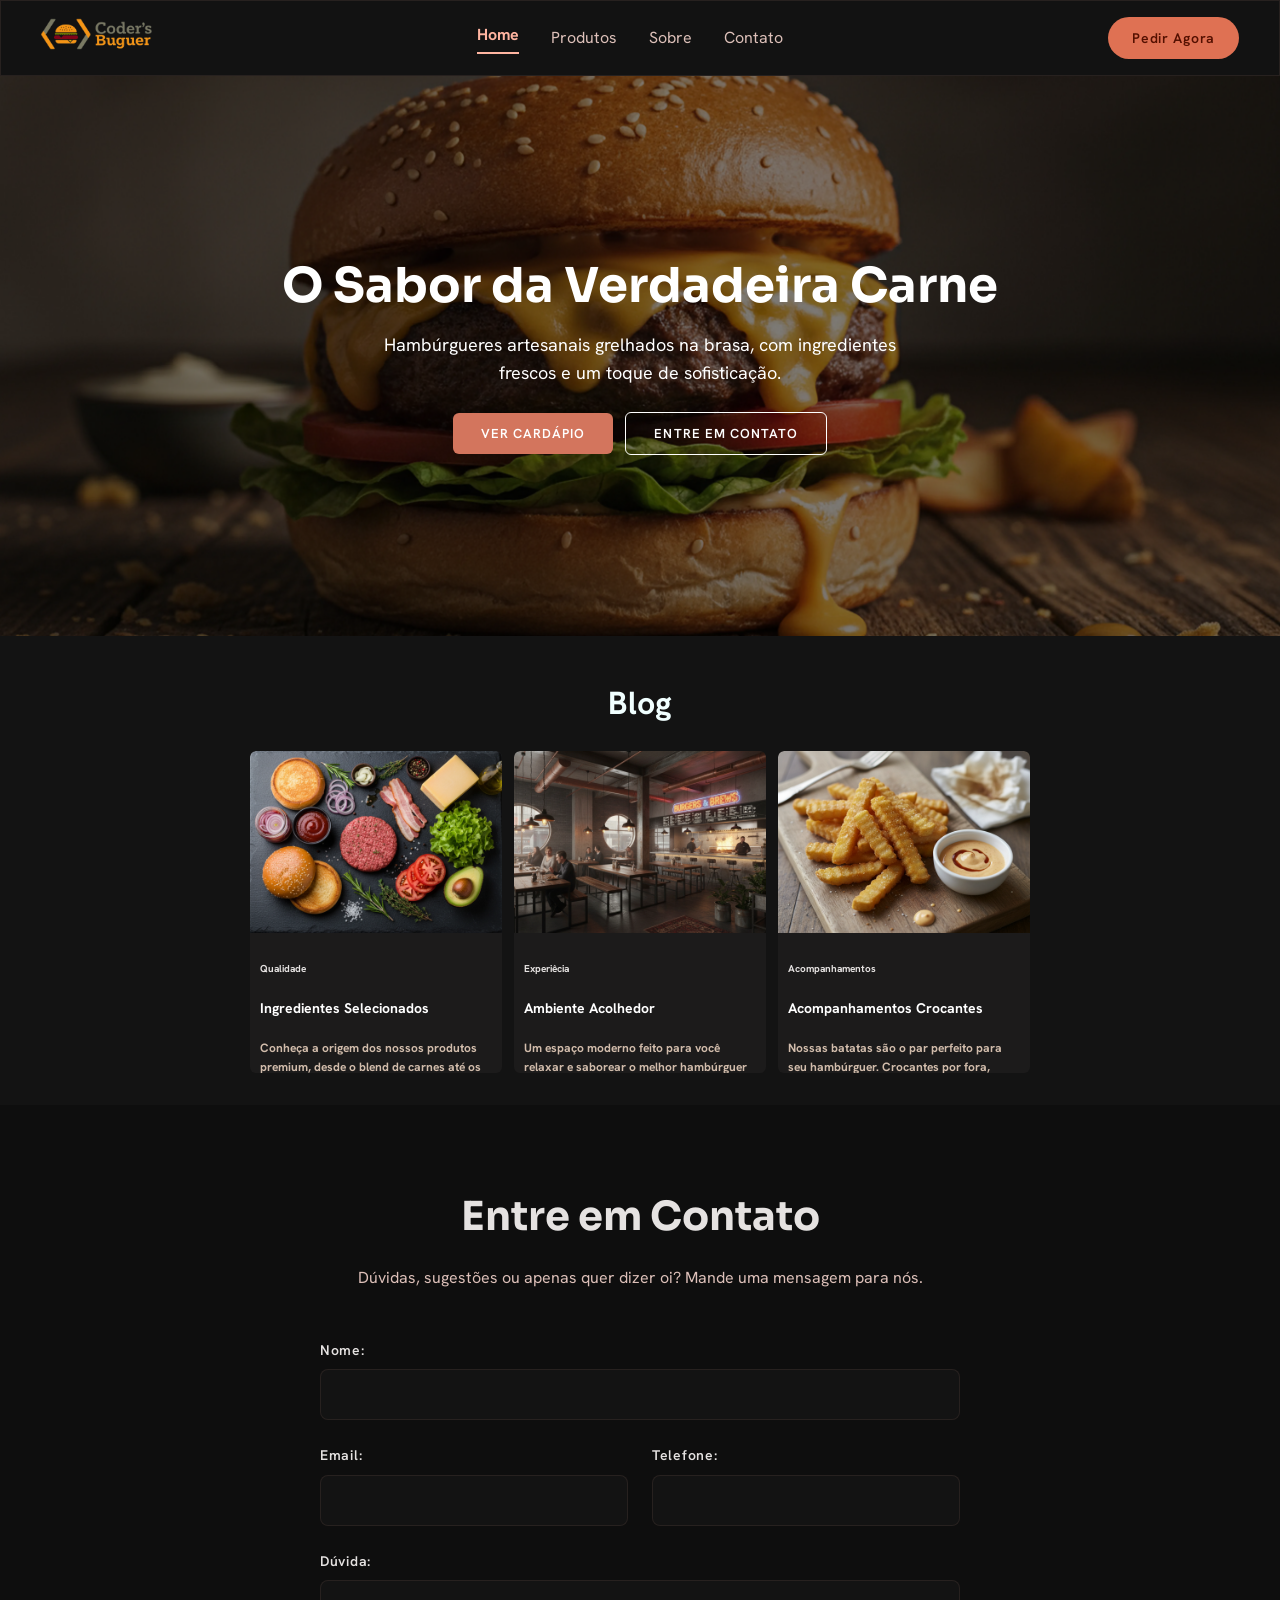
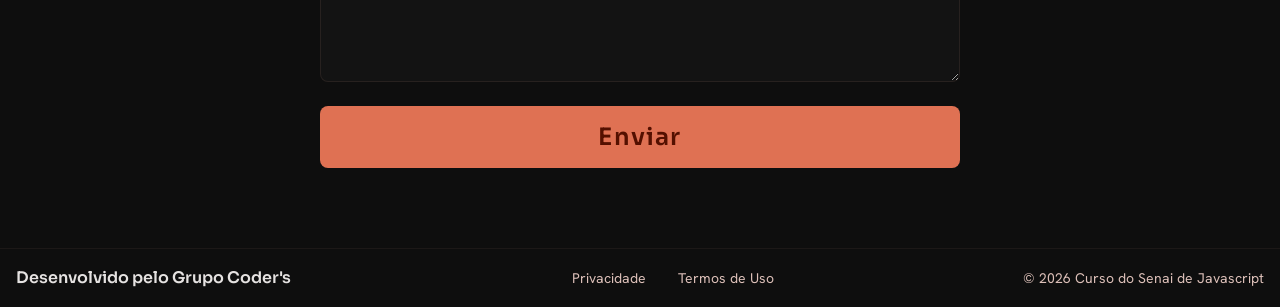
<file: index.html>
<!doctype html>
<html lang="pt-br">
  <head>
    <meta charset="UTF-8" />
    <meta name="viewport" content="width=device-width, initial-scale=1.0" />
    <title>Coder's Buguers</title>
    <link href="https://fonts.googleapis.com/css2?family=Sora:wght@400;600;700;800&family=Hanken+Grotesk:wght@400;600&display=swap" rel="stylesheet">
    <link rel="stylesheet" href="style.css" />
  </head>
  <body>
    <header class="main-header">
      <div class="header-container">
        <a href="./index.html">
          <img src="./img/logo.png" alt="Logo da Coder's Buguers" height="32px">
        </a>
        <nav class="nav-menu">
          <a class="nav-link active" href="./index.html">Home</a>
          <a class="nav-link" href="#">Produtos</a>
          <a class="nav-link" href="./sobre/sobre.html">Sobre</a>
          <a class="nav-link" href="#contato">Contato</a>
        </nav>
        <button class="btn btn-primary-container">
          Pedir Agora
        </button>
      </div>
    </header>

    <section class="banner">
      <div class="banner-content">
        <h1 class="title-banner">O Sabor da Verdadeira Carne</h1>
        <p class="description-banner">Hambúrgueres artesanais grelhados na brasa, com ingredientes frescos e um toque de sofisticação.</p>
        <div class="btn-menu">
          <button class="btn btn-banner">VER CARDÁPIO</button>
          <button class="btn btn-contact">ENTRE EM CONTATO</button>
        </div>
      </div>
    </section>

    <section class="carrocel-blog">
      <h2 class="sub">Blog</h2>
      <div class="carrocel-product">
        <div class="card-product">
        <img class="box-img" src="./img/img1.webp" alt="Produto" />
        <h2 class="box-title">Qualidade</h2>
        <h3 class="boxh3">Ingredientes Selecionados</h3>
        <p class="text-word">
          Conheça a origem dos nossos produtos
          premium, desde o blend de carnes até os
          vegetais organicos.
        </p>
      </div>
      <div class="card-product">
        <img class="box-img" src="./img/img2.webp" alt="Produto" />
        <h2 class="box-title"> Experiêcia </h2>
        <h3 class="boxh3">Ambiente Acolhedor</h3>
        <p class="text-word">
          Um espaço moderno feito para você relaxar e
          saborear o melhor hambúrguer da cidade com
          seus amigos.
        </p>
      </div>
      <div class="card-product">
        <img class="box-img" src="img/img3.webp" alt="Produto" />
        <h2 class="box-title">Acompanhamentos</h2>
        <h3 class="boxh3">Acompanhamentos Crocantes</h3>
        <p class="text-word">
            Nossas batatas são o par perfeito para seu hambúrguer. Crocantes por fora, macias por dentro. 
        </p>
      </div>
      </div>
      
    </section>
    
    <section class="contact-section" id="contato">
    <div class="form-container">
      <div class="contact-header">
        <h2 class="contact-title">Entre em Contato</h2>
        <p class="contact-description">Dúvidas, sugestões ou apenas quer dizer oi? Mande uma mensagem para nós.</p>
      </div>
      
      <form class="contact-form" onsubmit="event.preventDefault(); alert('Mensagem enviada com sucesso!');">
        <div class="form-grid">
          <div class="form-group">
            <label class="form-label" for="nome">Nome:</label>
            <input class="form-input" id="nome" required type="text">
          </div>
          
          <div class="form-row">
            <div class="form-group">
              <label class="form-label" for="email">Email:</label>
              <input class="form-input" id="email" required type="email">
            </div>
            <div class="form-group">
              <label class="form-label" for="telefone">Telefone:</label>
              <input class="form-input" id="telefone" type="tel">
            </div>
          </div>
          
          <div class="form-group">
            <label class="form-label" for="duvida">Dúvida:</label>
            <textarea class="form-textarea" id="duvida" required rows="4"></textarea>
          </div>
        </div>
        
        <button class="btn btn-submit" type="submit">Enviar</button>
      </form>
    </div>
  </section>

    <footer class="main-footer">
      <div class="footer-container">
        <span class="footer-logo" title="Estevão, Jhonatan e Matheus">Desenvolvido pelo Grupo Coder's</span>
        <div class="footer-links">
          <span class="footer-link">Privacidade</span>
          <span class="footer-link">Termos de Uso</span>
        </div>
        <div class="footer-copy">© 2026 Curso do Senai de Javascript</div>
      </div>
    </footer>
    <script src="./script.js"></script>
  </body>
</html>
</file>
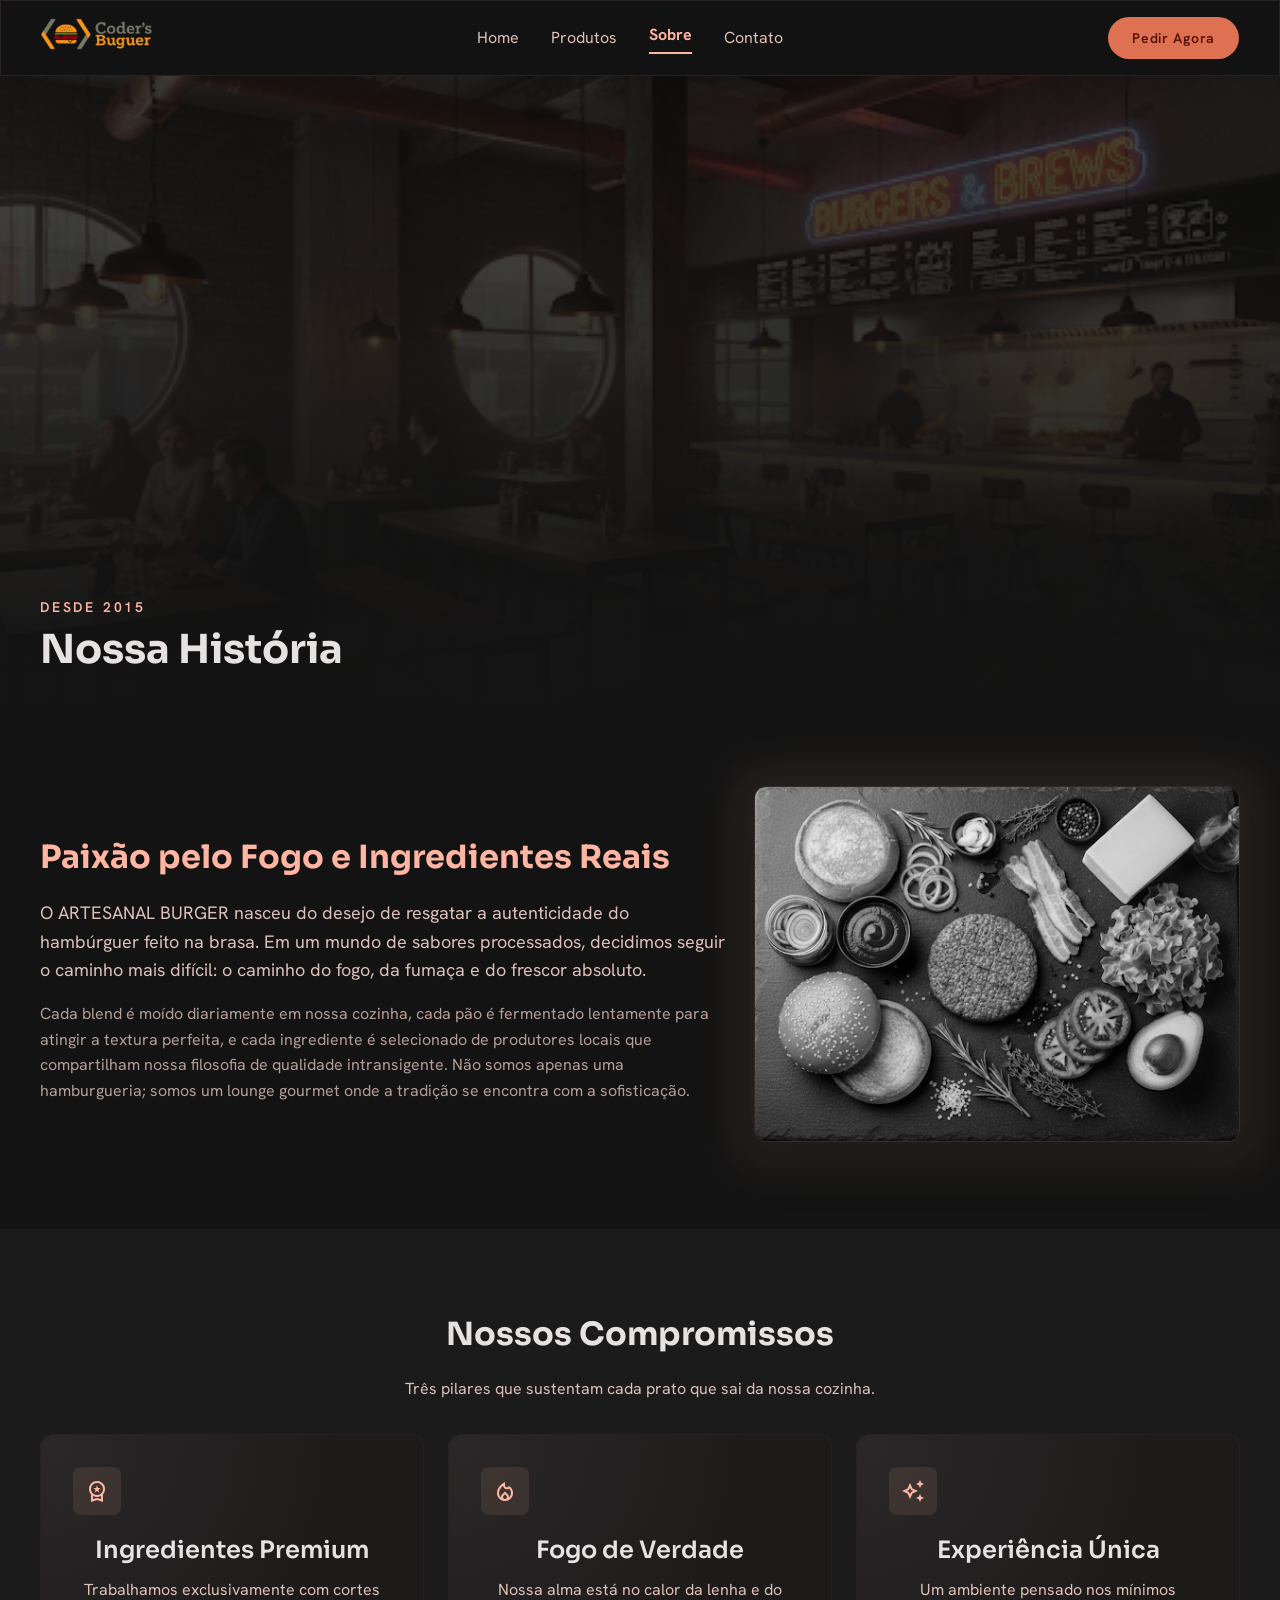
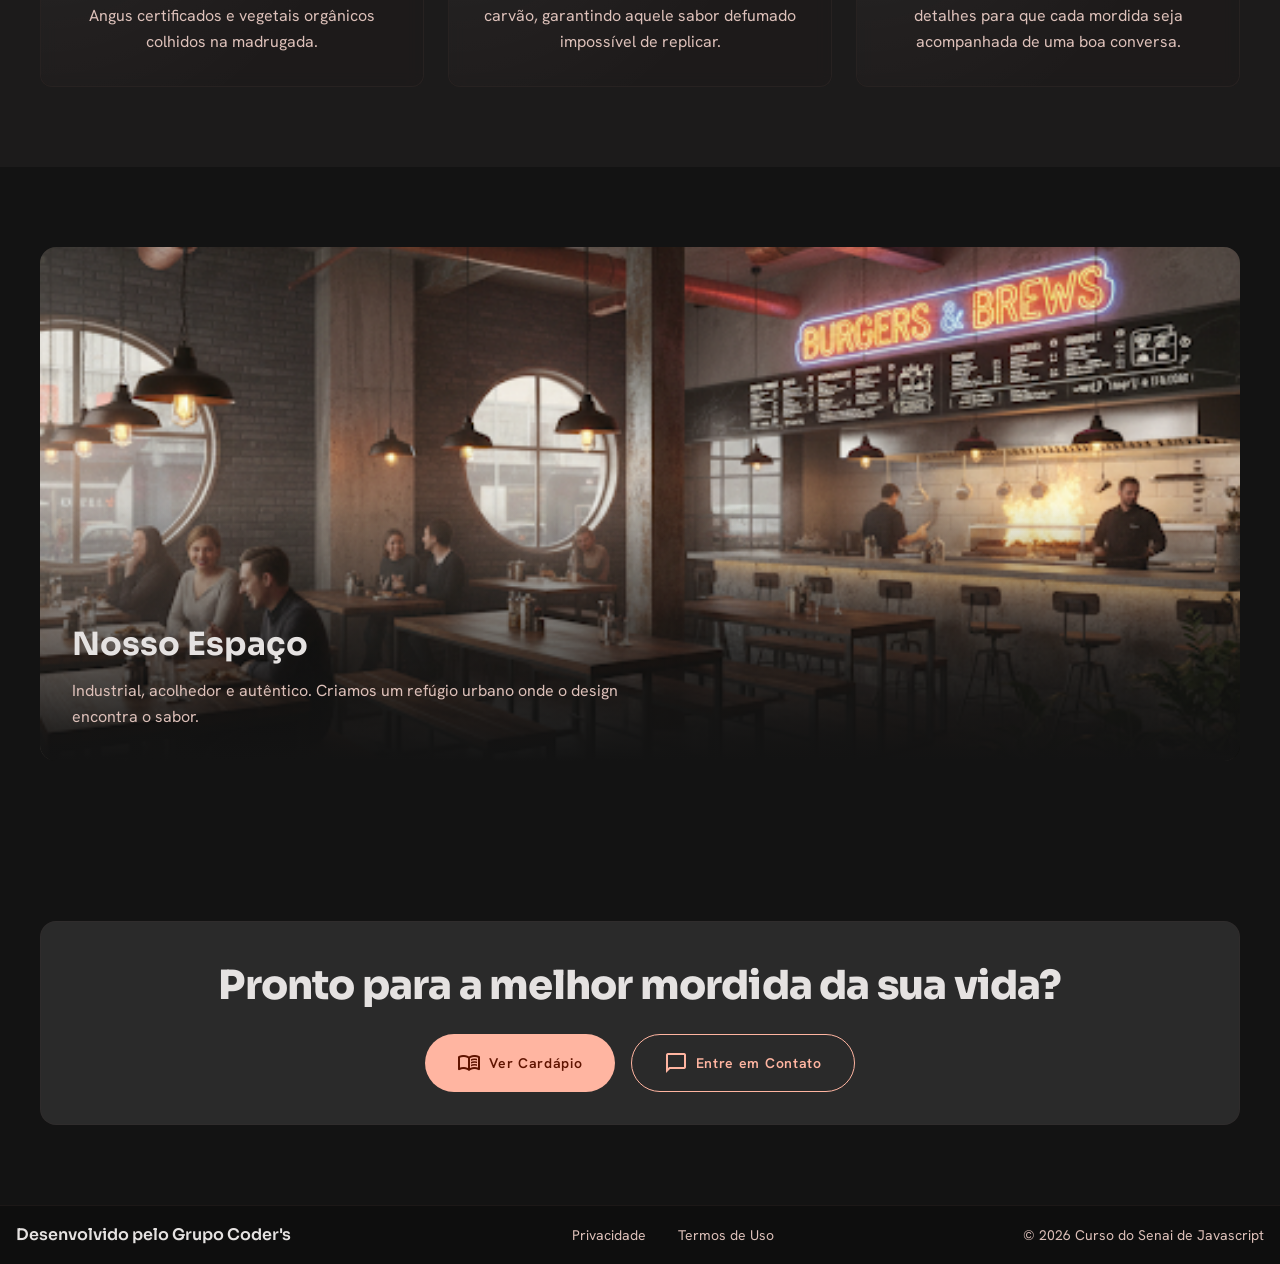
<file: sobre/sobre.html>
<!DOCTYPE html>
<html lang="pt-BR">
<head>
  <meta charset="utf-8">
  <meta content="width=device-width, initial-scale=1.0" name="viewport">
  <title>Sobre Nós | Coder's Burguers</title>
  <link href="https://fonts.googleapis.com/css2?family=Sora:wght@400;600;700;800&family=Hanken+Grotesk:wght@400;600&display=swap" rel="stylesheet">
  <link href="https://fonts.googleapis.com/css2?family=Material+Symbols+Outlined:wght,FILL@100..700,0..1&display=swap" rel="stylesheet">
  <link rel="stylesheet" href="style.css">
</head>
<body>

  <header class="main-header">
    <div class="header-container">
      <a href="../index.html">
        <img src="../img/logo.png" alt="Logo da Coder's Buguers" height="32px">
      </a>
      <nav class="nav-menu">
        <a class="nav-link" href="../index.html">Home</a>
        <a class="nav-link" href="#">Produtos</a>
        <a class="nav-link active" href="#">Sobre</a>
        <a class="nav-link" href="#">Contato</a>
      </nav>
      <button class="btn btn-primary-container">
        Pedir Agora
      </button>
    </div>
  </header>

  <main>
    <section class="hero-section">
      <div class="hero-bg">
        <img alt="Ambiente do Restaurante" src="../img/ristorante.png">
        <div class="charred-overlay"></div>
      </div>
      <div class="hero-content">
        <span class="section-subtitle">Desde 2015</span>
        <h1 class="hero-title">Nossa História</h1>
      </div>
    </section>

    <section class="story-section">
      <div class="story-grid">
        <div class="story-text">
          <h2 class="section-title">Paixão pelo Fogo e Ingredientes Reais</h2>
          <p class="body-large">
            O ARTESANAL BURGER nasceu do desejo de resgatar a autenticidade do hambúrguer feito na brasa. Em um mundo de sabores processados, decidimos seguir o caminho mais difícil: o caminho do fogo, da fumaça e do frescor absoluto.
          </p>
          <p class="body-medium">
            Cada blend é moído diariamente em nossa cozinha, cada pão é fermentado lentamente para atingir a textura perfeita, e cada ingrediente é selecionado de produtores locais que compartilham nossa filosofia de qualidade intransigente. Não somos apenas uma hamburgueria; somos um lounge gourmet onde a tradição se encontra com a sofisticação.
          </p>
        </div>
        <div class="story-image-wrapper">
          <div class="image-blur-effect"></div>
          <img alt="Grelha em chamas" class="story-image" src="../img/food.png">
        </div>
      </div>
    </section>

    <section class="values-section">
      <div class="container text-center">
        <h2 class="section-title-center">Nossos Compromissos</h2>
        <p class="section-description">Três pilares que sustentam cada prato que sai da nossa cozinha.</p>
        
        <div class="bento-grid">
          <div class="glass-card">
            <div class="card-icon-wrapper">
              <span class="material-symbols-outlined">workspace_premium</span>
            </div>
            <h3 class="card-title">Ingredientes Premium</h3>
            <p class="card-text">Trabalhamos exclusivamente com cortes Angus certificados e vegetais orgânicos colhidos na madrugada.</p>
          </div>
          <div class="glass-card">
            <div class="card-icon-wrapper">
              <span class="material-symbols-outlined">local_fire_department</span>
            </div>
            <h3 class="card-title">Fogo de Verdade</h3>
            <p class="card-text">Nossa alma está no calor da lenha e do carvão, garantindo aquele sabor defumado impossível de replicar.</p>
          </div>
          <div class="glass-card">
            <div class="card-icon-wrapper">
              <span class="material-symbols-outlined">auto_awesome</span>
            </div>
            <h3 class="card-title">Experiência Única</h3>
            <p class="card-text">Um ambiente pensado nos mínimos detalhes para que cada mordida seja acompanhada de uma boa conversa.</p>
          </div>
        </div>
      </div>
    </section>

    <section class="space-section">
      <div class="container">
        <div class="space-banner">
          <img alt="Interior do restaurante" src="../img/ristorante.png">
          <div class="banner-overlay">
            <div class="banner-content">
              <h2 class="banner-title">Nosso Espaço</h2>
              <p class="banner-text">Industrial, acolhedor e autêntico. Criamos um refúgio urbano onde o design encontra o sabor.</p>
            </div>
          </div>
        </div>
      </div>
    </section>

    <section class="cta-section">
      <div class="cta-container">
        <h2 class="cta-title">Pronto para a melhor mordida da sua vida?</h2>
        <div class="cta-buttons">
          <button class="btn btn-primary btn-with-icon">
            <span class="material-symbols-outlined">menu_book</span>
            Ver Cardápio
          </button>
          <button class="btn btn-outline btn-with-icon">
            <span class="material-symbols-outlined">chat_bubble</span>
            Entre em Contato
          </button>
        </div>
      </div>
    </section>
  </main>

  <footer class="main-footer">
    <div class="footer-container">
      <span class="footer-logo" title="Estevão, Jhonatan e Matheus">Desenvolvido pelo Grupo Coder's</span>
      <div class="footer-links">
        <span class="footer-link">Privacidade</span>
        <span class="footer-link">Termos de Uso</span>
      </div>
      <div class="footer-copy">© 2026 Curso do Senai de Javascript</div>
    </div>
  </footer>

  <script>
    // Efeito de scroll no Header
    window.addEventListener('scroll', () => {
        const header = document.querySelector('.main-header');
        if (window.scrollY > 50) {
            header.classList.add('shadow-lg');
        } else {
            header.classList.remove('shadow-lg');
        }
    });

    // Efeito de Luz (Glow) nos cards do Bento Grid
    const cards = document.querySelectorAll('.glass-card');
    cards.forEach(card => {
        card.addEventListener('mousemove', (e) => {
            const rect = card.getBoundingClientRect();
            const x = e.clientX - rect.left;
            const y = e.clientY - rect.top;
            card.style.setProperty('--mouse-x', `${x}px`);
            card.style.setProperty('--mouse-y', `${y}px`);
        });
    });
  </script>
</body>
</html>
</file>
<file: style.css>
:root {
  /* Cores Extraídas */
  --color-primary: #ffb5a1;
  --color-primary-container: #df7153;
  --color-primary-fixed: #ffdbd1;
  --color-primary-fixed-dim: #ffb5a1;
  --color-on-primary: #601400;
  --color-on-primary-container: #541000;
  --color-on-primary-fixed: #3b0800;
  --color-on-primary-fixed-variant: #7f2a12;
  --color-inverse-primary: #9e4127;

  --color-secondary: #ffb960;
  --color-secondary-container: #c78218;
  --color-secondary-fixed: #ffddb8;
  --color-secondary-fixed-dim: #ffb960;
  --color-on-secondary: #472a00;
  --color-on-secondary-container: #3e2400;
  --color-on-secondary-fixed: #2b1700;
  --color-on-secondary-fixed-variant: #653e00;

  --color-tertiary: #c8c6c5;
  --color-tertiary-container: #929090;
  --color-tertiary-fixed: #e5e2e1;
  --color-tertiary-fixed-dim: #c8c6c5;
  --color-on-tertiary: #313030;
  --color-on-tertiary-container: #2a2a2a;
  --color-on-tertiary-fixed: #1c1b1b;
  --color-on-tertiary-fixed-variant: #474746;

  --color-background: #131313;
  --color-surface: #131313;
  --color-surface-dim: #131313;
  --color-surface-bright: #3a3939;
  --color-surface-tint: #ffb5a1;
  --color-surface-variant: #353534;
  
  --color-surface-container-lowest: #0e0e0e;
  --color-surface-container-low: #1c1b1b;
  --color-surface-container: #201f1f;
  --color-surface-container-high: #2a2a2a;
  --color-surface-container-highest: #353534;

  --color-on-background: #e5e2e1;
  --color-on-surface: #e5e2e1;
  --color-on-surface-variant: #ddc0b9;
  --color-inverse-surface: #e5e2e1;
  --color-inverse-on-surface: #313030;

  --color-outline: #a48b85;
  --color-outline-variant: #56423d;

  --color-error: #ffb4ab;
  --color-error-container: #93000a;
  --color-on-error: #690005;
  --color-on-error-container: #ffdad6;

  /* Spacing Tokens */
  --margin-mobile: 16px;
  --margin-desktop: 40px;
  --gutter: 24px;
  --container-max: 1280px;
  --stack-sm: 8px;
  --stack-md: 16px;
  --stack-lg: 32px;
  --section-gap: 80px;

  /* Border Radius Tokens */
  --radius-default: 0.125rem;
  --radius-lg: 0.25rem;
  --radius-xl: 0.5rem;
  --radius-full: 0.75rem;
  --radius-custom-card: 12px;
}

/* Reset Base */
* {
  margin: 0;
  padding: 0;
  box-sizing: border-box;
}


body {
  background-color: var(--color-background);
  color: var(--color-on-surface);
  font-family: "Hanken Grotesk", sans-serif;
  line-height: 1.6;
  overflow-x: hidden;
}

/* Botões */
.btn {
  font-family: "Hanken Grotesk", sans-serif;
  font-size: 14px;
  font-weight: 600;
  letter-spacing: 0.05em;
  padding: 12px 24px;
  border-radius: 9999px;
  border: none;
  cursor: pointer;
  transition: all 0.3s ease;
}

.btn:active {
  opacity: 0.8;
}

.btn-primary-container {
  background-color: var(--color-primary-container);
  color: var(--color-on-primary-container);
}

.btn-primary-container:hover {
  background-color: var(--color-secondary-container);
}

.btn-primary {
  background-color: var(--color-primary);
  color: var(--color-on-primary);
}

.btn-primary:hover {
  background-color: var(--color-secondary);
}

.btn-outline {
  background-color: transparent;
  border: 1px solid var(--color-primary);
  color: var(--color-primary);
}

.btn-outline:hover {
  background-color: rgba(255, 181, 161, 0.1);
}

.btn-with-icon {
  display: inline-flex;
  align-items: center;
  justify-content: center;
  gap: 8px;
  padding: 16px 32px;
}

/**************************** HEADER *******************************/

.main-header {
  position: sticky;
  top: 0;
  z-index: 50;
  background-color: rgba(19, 19, 19, 0.9);
  backdrop-filter: blur(12px);
  border: 1px solid rgba(86, 66, 61, 0.3);
  transition: box-shadow 0.3s ease;
}

.main-header.shadow-lg {
  box-shadow: 0 10px 15px -3px rgba(0, 0, 0, 0.5);
}

.header-container {
  width: 100%;
  max-width: var(--container-max);
  margin: 0 auto;
  padding: 16px var(--margin-mobile);
  display: flex;
  justify-content: space-between;
  align-items: center;
}

@media (min-width: 768px) {
  .header-container {
    padding-left: var(--margin-desktop);
    padding-right: var(--margin-desktop);
  }
}

.brand-logo {
  font-family: "Sora", sans-serif;
  font-size: 24px;
  font-weight: 600;
  letter-spacing: -0.05em;
  color: var(--color-primary);
}

.nav-menu {
  display: none;
  align-items: center;
  gap: var(--stack-lg);
}

@media (min-width: 768px) {
  .nav-menu { display: flex; }
}

.nav-link {
  text-decoration: none;
  color: var(--color-on-surface-variant);
  font-size: 16px;
  transition: color 0.2s ease;
}

.nav-link:hover {
  color: var(--color-primary);
}

.nav-link.active {
  color: var(--color-primary);
  font-weight: 700;
  border-bottom: 2px solid var(--color-primary);
  padding-bottom: 4px;
}

.main-header .btn.btn-primary-container {
  font-family: "Hanken Grotesk", sans-serif;
  font-size: 14px;
  font-weight: 600;
  letter-spacing: 0.05em;
  padding: 12px 24px;
  border-radius: 9999px;
  background-color: var(--color-primary-container);
  color: var(--color-on-primary-container);
}

.main-header .btn.btn-primary-container:hover {
  background-color: var(--color-secondary-container);
}

/**************************** HEADER *******************************/
/**************************** BANNER *******************************/

.banner {
  position: relative;
  min-height: 520px;
  display: flex;
  align-items: center;
  justify-content: center;
  background-image: url("./img/img4.webp");
  background-repeat: no-repeat;
  background-size: cover;
  background-position: center;
  padding: 80px var(--margin-mobile);
}

.banner::before {
  content: "";
  position: absolute;
  inset: 0;
  background: rgba(0, 0, 0, 0.5);
}

.banner-content {
  position: relative;
  z-index: 1;
  display: flex;
  flex-direction: column;
  align-items: center;
  text-align: center;
  max-width: 720px;
  gap: var(--stack-md);
}

.title-banner {
  color: #ffffff;
  font-family: "Sora", sans-serif;
  font-size: 36px;
  font-weight: 700;
  line-height: 1.2;
}

.description-banner {
  color: #ffffff;
  font-size: 16px;
  font-weight: 400;
  line-height: 1.6;
  max-width: 560px;
}

.btn-menu {
  display: flex;
  flex-wrap: wrap;
  align-items: center;
  justify-content: center;
  gap: 12px;
  margin-top: var(--stack-sm);
}

.banner .btn {
  font-size: 13px;
  font-weight: 600;
  letter-spacing: 0.08em;
  padding: 12px 28px;
  border-radius: 6px;
}

.btn-banner {
  background-color: #d3755d;
  color: #ffffff;
}

.btn-banner:hover {
  background-color: var(--color-primary-container);
}

.btn-contact {
  background-color: transparent;
  border: 1px solid #ffffff;
  color: #ffffff;
}

.btn-contact:hover {
  background-color: rgba(255, 255, 255, 0.1);
}

@media (min-width: 768px) {
  .banner {
    min-height: 560px;
    padding-left: var(--margin-desktop);
    padding-right: var(--margin-desktop);
  }

  .title-banner {
    font-size: 48px;
  }

  .description-banner {
    font-size: 18px;
  }
}

/**************************** BANNER *******************************/
/****************************  BLOG  *******************************/
.carrocel-blog {
  display: flex;
  flex-direction: column;
  align-items: center;
  padding: 32px;
}

.carrocel-product {
  display: flex;
  gap: 12px;
}

.card-product {
  background-color: aliceblue;
  width: 252px;
  height: 322px;
  background-color: #1c1b1b;
  overflow: hidden;
  border-radius: 6px;
}

.box-img {
  width: 252px;
  height: 182px;
  margin-right: 15px;
  margin-bottom: 10px;
  overflow: hidden;
  border-radius: 6px 6px 0px 0px;
  
}

.text-word{
    color:#D1BCAB;
    font-size: 12px;
    font-weight: bold;
    padding: 10px;
    
}
.box-title{
    color:var(--primary);
    padding: 10px;
    font-size: 10px;
}
    .sub{
      
      background-color: var(--tertiary);
      color: azure;
      font-size: 32px;
      padding: 10px;
      margin-bottom: 12px;
    }
    
    .boxh3{
      color: white;
      font-size: 14px;
      padding: 10px;

      }
/****************************  BLOG  *******************************/

/* Contact Section */
.contact-section {
  padding-top: var(--section-gap);
  padding-bottom: var(--section-gap);
  background-color: var(--color-surface-container-lowest);
}

.form-container {
  width: 100%;
  max-width: 42rem;
  margin: 0 auto;
  padding-left: var(--margin-mobile);
  padding-right: var(--margin-mobile);
}

.contact-header {
  text-align: center;
  margin-bottom: 48px;
}

.contact-title {
  font-family: "Sora", sans-serif;
  font-size: 32px;
  font-weight: 700;
  color: var(--color-on-surface);
  margin-bottom: 16px;
}

@media (min-width: 768px) {
  .contact-title {
    font-size: 40px;
  }
}

.contact-description {
  font-size: 16px;
  color: var(--color-on-surface-variant);
}

.contact-form {
  display: flex;
  flex-direction: column;
  gap: 24px;
}

.form-grid {
  display: flex;
  flex-direction: column;
  gap: 24px;
}

.form-row {
  display: grid;
  grid-template-columns: 1fr;
  gap: 24px;
}

@media (min-width: 768px) {
  .form-row {
    grid-template-columns: repeat(2, minmax(0, 1fr));
  }
}

.form-group {
  display: flex;
  flex-direction: column;
}

.form-label {
  font-size: 14px;
  font-weight: 600;
  letter-spacing: 0.05em;
  color: var(--color-on-surface);
  margin-bottom: 8px;
}

.form-input,
.form-textarea {
  width: 100%;
  background-color: var(--color-surface);
  border: 1px solid rgba(86, 66, 61, 0.3);
  border-radius: 8px;
  padding: 16px;
  color: var(--color-on-surface);
  transition: all 0.3s ease;
  outline: none;
  font-family: inherit;
}

.form-input:focus,
.form-textarea:focus {
  border-color: var(--color-primary);
  box-shadow: 0 0 0 2px rgba(255, 181, 161, 0.2);
}

.btn-submit {
  width: 100%;
  background-color: var(--color-primary-container);
  color: var(--color-on-primary-container);
  padding: 16px;
  border-radius: 8px;
  font-family: "Sora", sans-serif;
  font-size: 24px;
  font-weight: 600;
}

.btn-submit:hover {
  filter: brightness(1.1);
}

/* footer */

/* Footer */
.main-footer {
  background-color: var(--color-surface-container-lowest);
  padding-top: var(--stack-md);
  padding-bottom: var(--stack-md);
  border-top: 1px solid rgba(86, 66, 61, 0.2);
  font-size: 14px;
}

.footer-container {
  width: 100%;
  max-width: var(--container-max);
  margin: 0 auto;
  padding: 0 var(--margin-mobile);
  display: flex;
  flex-direction: column;
  justify-content: space-between;
  align-items: center;
  gap: var(--stack-sm);
  color: var(--color-on-surface-variant);
}

@media (min-width: 768px) {
  .footer-container {
    flex-direction: row;
  }
}

.footer-logo {
  font-family: "Sora", sans-serif;
  font-size: 16px;
  font-weight: 600;
  color: var(--color-on-surface);
}

@media (min-width: 768px) {
  .footer-logo { margin-right: 32px; }
}

.footer-links {
  display: flex;
  gap: var(--stack-lg);
  align-items: center;
}

.footer-link {
  cursor: pointer;
  transition: color 0.2s ease;
}

.footer-link:hover {
  color: var(--color-secondary);
}
</file>
<file: sobre/style.css>
:root {
  /* Cores Extraídas */
  --color-primary: #ffb5a1;
  --color-primary-container: #df7153;
  --color-primary-fixed: #ffdbd1;
  --color-primary-fixed-dim: #ffb5a1;
  --color-on-primary: #601400;
  --color-on-primary-container: #541000;
  --color-on-primary-fixed: #3b0800;
  --color-on-primary-fixed-variant: #7f2a12;
  --color-inverse-primary: #9e4127;

  --color-secondary: #ffb960;
  --color-secondary-container: #c78218;
  --color-secondary-fixed: #ffddb8;
  --color-secondary-fixed-dim: #ffb960;
  --color-on-secondary: #472a00;
  --color-on-secondary-container: #3e2400;
  --color-on-secondary-fixed: #2b1700;
  --color-on-secondary-fixed-variant: #653e00;

  --color-tertiary: #c8c6c5;
  --color-tertiary-container: #929090;
  --color-tertiary-fixed: #e5e2e1;
  --color-tertiary-fixed-dim: #c8c6c5;
  --color-on-tertiary: #313030;
  --color-on-tertiary-container: #2a2a2a;
  --color-on-tertiary-fixed: #1c1b1b;
  --color-on-tertiary-fixed-variant: #474746;

  --color-background: #131313;
  --color-surface: #131313;
  --color-surface-dim: #131313;
  --color-surface-bright: #3a3939;
  --color-surface-tint: #ffb5a1;
  --color-surface-variant: #353534;
  
  --color-surface-container-lowest: #0e0e0e;
  --color-surface-container-low: #1c1b1b;
  --color-surface-container: #201f1f;
  --color-surface-container-high: #2a2a2a;
  --color-surface-container-highest: #353534;

  --color-on-background: #e5e2e1;
  --color-on-surface: #e5e2e1;
  --color-on-surface-variant: #ddc0b9;
  --color-inverse-surface: #e5e2e1;
  --color-inverse-on-surface: #313030;

  --color-outline: #a48b85;
  --color-outline-variant: #56423d;

  --color-error: #ffb4ab;
  --color-error-container: #93000a;
  --color-on-error: #690005;
  --color-on-error-container: #ffdad6;

  /* Spacing Tokens */
  --margin-mobile: 16px;
  --margin-desktop: 40px;
  --gutter: 24px;
  --container-max: 1280px;
  --stack-sm: 8px;
  --stack-md: 16px;
  --stack-lg: 32px;
  --section-gap: 80px;

  /* Border Radius Tokens */
  --radius-default: 0.125rem;
  --radius-lg: 0.25rem;
  --radius-xl: 0.5rem;
  --radius-full: 0.75rem;
  --radius-custom-card: 12px;
}

/* Reset Base */
* {
  margin: 0;
  padding: 0;
  box-sizing: border-box;
}

body {
  background-color: var(--color-background);
  color: var(--color-on-surface);
  font-family: "Hanken Grotesk", sans-serif;
  line-height: 1.6;
  overflow-x: hidden;
}

::selection {
  background-color: var(--color-primary);
  color: var(--color-on-primary);
}

/* Icons */
.material-symbols-outlined {
  font-variation-settings: 'FILL' 0, 'wght' 400, 'GRAD' 0, 'opsz' 24;
  display: inline-block;
  vertical-align: middle;
}

/* Utilitários Base */
.container {
  width: 100%;
  max-width: var(--container-max);
  margin-left: auto;
  margin-right: auto;
  padding-left: var(--margin-mobile);
  padding-right: var(--margin-mobile);
}

@media (min-width: 768px) {
  .container {
    padding-left: var(--margin-desktop);
    padding-right: var(--margin-desktop);
  }
}

.text-center { text-align: center; }

/* Botões */
.btn {
  font-family: "Hanken Grotesk", sans-serif;
  font-size: 14px;
  font-weight: 600;
  letter-spacing: 0.05em;
  padding: 12px 24px;
  border-radius: 9999px;
  border: none;
  cursor: pointer;
  transition: all 0.3s ease;
}

.btn:active {
  opacity: 0.8;
}

.btn-primary-container {
  background-color: var(--color-primary-container);
  color: var(--color-on-primary-container);
}

.btn-primary-container:hover {
  background-color: var(--color-secondary-container);
}

.btn-primary {
  background-color: var(--color-primary);
  color: var(--color-on-primary);
}

.btn-primary:hover {
  background-color: var(--color-secondary);
}

.btn-outline {
  background-color: transparent;
  border: 1px solid var(--color-primary);
  color: var(--color-primary);
}

.btn-outline:hover {
  background-color: rgba(255, 181, 161, 0.1);
}

.btn-with-icon {
  display: inline-flex;
  align-items: center;
  justify-content: center;
  gap: 8px;
  padding: 16px 32px;
}

/* Header */
.main-header {
  position: sticky;
  top: 0;
  z-index: 50;
  background-color: rgba(19, 19, 19, 0.9);
  backdrop-filter: blur(12px);
  border: 1px solid rgba(86, 66, 61, 0.3);
  transition: box-shadow 0.3s ease;
}

.main-header.shadow-lg {
  box-shadow: 0 10px 15px -3px rgba(0, 0, 0, 0.5);
}

.header-container {
  width: 100%;
  max-width: var(--container-max);
  margin: 0 auto;
  padding: 16px var(--margin-mobile);
  display: flex;
  justify-content: space-between;
  align-items: center;
}

@media (min-width: 768px) {
  .header-container {
    padding-left: var(--margin-desktop);
    padding-right: var(--margin-desktop);
  }
}

.brand-logo {
  font-family: "Sora", sans-serif;
  font-size: 24px;
  font-weight: 600;
  letter-spacing: -0.05em;
  color: var(--color-primary);
}

.nav-menu {
  display: none;
  align-items: center;
  gap: var(--stack-lg);
}

@media (min-width: 768px) {
  .nav-menu { display: flex; }
}

.nav-link {
  text-decoration: none;
  color: var(--color-on-surface-variant);
  font-size: 16px;
  transition: color 0.2s ease;
}

.nav-link:hover {
  color: var(--color-primary);
}

.nav-link.active {
  color: var(--color-primary);
  font-weight: 700;
  border-bottom: 2px solid var(--color-primary);
  padding-bottom: 4px;
}

.main-header .btn.btn-primary-container {
  font-family: "Hanken Grotesk", sans-serif;
  font-size: 14px;
  font-weight: 600;
  letter-spacing: 0.05em;
  padding: 12px 24px;
  border-radius: 9999px;
  background-color: var(--color-primary-container);
  color: var(--color-on-primary-container);
}

.main-header .btn.btn-primary-container:hover {
  background-color: var(--color-secondary-container);
}

/* Hero Section */
.hero-section {
  position: relative;
  height: 70vh;
  display: flex;
  align-items: flex-end;
  overflow: hidden;
}

.hero-bg {
  position: absolute;
  inset: 0;
  z-index: 0;
}

.hero-bg img {
  width: 100%;
  height: 100%;
  object-fit: cover;
  filter: brightness(0.5);
}

.charred-overlay {
  position: absolute;
  inset: 0;
  background: linear-gradient(to bottom, rgba(15, 15, 15, 0.4) 0%, rgba(19, 19, 19, 1) 100%);
}

.hero-content {
  position: relative;
  z-index: 10;
  width: 100%;
  max-width: var(--container-max);
  margin: 0 auto;
  padding: 0 var(--margin-mobile) var(--stack-lg) var(--margin-mobile);
}

@media (min-width: 768px) {
  .hero-content {
    padding-left: var(--margin-desktop);
    padding-right: var(--margin-desktop);
  }
}

.section-subtitle {
  font-size: 14px;
  font-weight: 600;
  letter-spacing: 0.2em;
  color: var(--color-primary);
  text-transform: uppercase;
  margin-bottom: var(--stack-sm);
  display: block;
}

.hero-title {
  font-family: "Sora", sans-serif;
  font-size: 32px;
  font-weight: 700;
  line-height: 1.2;
  max-width: 42rem;
  color: var(--color-on-surface);
}

@media (min-width: 768px) {
  .hero-title { font-size: 40px; }
}

/* Story Section */
.story-section {
  padding-top: var(--section-gap);
  padding-bottom: var(--section-gap);
  width: 100%;
  max-width: var(--container-max);
  margin: 0 auto;
  padding-left: var(--margin-mobile);
  padding-right: var(--margin-mobile);
}

@media (min-width: 768px) {
  .story-section {
    padding-left: var(--margin-desktop);
    padding-right: var(--margin-desktop);
  }
}

.story-grid {
  display: grid;
  grid-auto-flow: column;
  gap: var(--gutter);
  align-items: center;
}

@media (min-width: 768px) {
  .story-grid { grid-template-columns: repeat(12, minmax(0, 1fr)); }
}

.story-text {
  display: flex;
  flex-direction: column;
  gap: var(--stack-md);
}

@media (min-width: 768px) {
  .story-text { grid-column: span 7 / span 7; }
}

.section-title {
  font-family: "Sora", sans-serif;
  font-size: 32px;
  font-weight: 700;
  color: var(--color-primary);
}

.body-large {
  font-size: 18px;
  color: var(--color-on-surface-variant);
}

.body-medium {
  font-size: 16px;
  color: rgba(221, 192, 185, 0.8);
}

.story-image-wrapper {
  position: relative;
}

@media (min-width: 768px) {
  .story-image-wrapper { grid-column: span 5 / span 5; }
}

.image-blur-effect {
  position: absolute;
  inset: -16px;
  background-color: rgba(255, 181, 161, 0.1);
  border-radius: var(--radius-custom-card);
  filter: blur(24px);
  transition: background-color 0.7s ease;
}

.story-image-wrapper:hover .image-blur-effect {
  background-color: rgba(255, 181, 161, 0.2);
}

.story-image {
  position: relative;
  width: 100%;
  border-radius: var(--radius-custom-card);
  border: 1px solid rgba(86, 66, 61, 0.3);
  filter: grayscale(100%);
  box-shadow: 0 25px 50px -12px rgba(0, 0, 0, 0.25);
  transition: filter 0.5s ease;
}

.story-image:hover {
  filter: grayscale(0%);
}

/* Bento Grid (Commitments) */
.values-section {
  padding-top: var(--section-gap);
  padding-bottom: var(--section-gap);
  background-color: var(--color-surface-container-low);
}

.section-title-center {
  font-family: "Sora", sans-serif;
  font-size: 32px;
  font-weight: 700;
  margin-bottom: 16px;
}

.section-description {
  font-size: 16px;
  color: var(--color-on-surface-variant);
  max-width: 36rem;
  margin: 0 auto var(--stack-lg) auto;
}

.bento-grid {
  display: grid;
  grid-auto-flow: column;
  gap: var(--gutter);
}

@media (min-width: 768px) {
  .bento-grid { grid-template-columns: repeat(3, minmax(0, 1fr)); }
}

.glass-card {
  position: relative;
  backdrop-filter: blur(8px);
  background: rgba(30, 28, 27, 0.6);
  padding: var(--stack-lg);
  border-radius: var(--radius-custom-card);
  border: 1px solid rgba(86, 66, 61, 0.2);
  transition: border-color 0.3s ease;
}

.glass-card:hover {
  border-color: rgba(255, 181, 161, 0.5);
}

/* Efeito Glow com as variáveis injetadas via JS */
.glass-card::before {
  content: '';
  position: absolute;
  inset: 0;
  border-radius: var(--radius-custom-card);
  background: radial-gradient(800px circle at var(--mouse-x, 0px) var(--mouse-y, 0px), rgba(255,255,255,0.06), transparent 40%);
  z-index: 1;
  pointer-events: none;
}

.card-icon-wrapper {
  width: 48px;
  height: 48px;
  border-radius: 8px;
  background-color: rgba(255, 181, 161, 0.1);
  display: flex;
  align-items: center;
  justify-content: center;
  margin-bottom: var(--stack-md);
  transition: background-color 0.3s ease;
}

.card-icon-wrapper .material-symbols-outlined {
  color: var(--color-primary);
  transition: color 0.3s ease;
}

.glass-card:hover .card-icon-wrapper {
  background-color: var(--color-primary);
}

.glass-card:hover .card-icon-wrapper .material-symbols-outlined {
  color: var(--color-on-primary);
}

.card-title {
  font-family: "Sora", sans-serif;
  font-size: 24px;
  font-weight: 600;
  margin-bottom: var(--stack-sm);
}

.card-text {
  font-size: 16px;
  color: var(--color-on-surface-variant);
}

/* Space Banner Section */
.space-section {
  padding-top: var(--section-gap);
  padding-bottom: var(--section-gap);
}

.space-banner {
  position: relative;
  border-radius: 16px;
  overflow: hidden;
  aspect-ratio: 21 / 9;
}

.space-banner img {
  width: 100%;
  height: 100%;
  object-fit: cover;
  transition: transform 1s ease;
}

.space-banner:hover img {
  transform: scale(1.05);
}

.banner-overlay {
  position: absolute;
  inset: 0;
  background: linear-gradient(to top, var(--color-background), transparent, transparent);
  display: flex;
  flex-direction: column;
  justify-content: flex-end;
  padding: var(--stack-lg);
}

.banner-content {
  max-width: 36rem;
}

.banner-title {
  font-family: "Sora", sans-serif;
  font-size: 32px;
  font-weight: 700;
  color: var(--color-on-surface);
  margin-bottom: 8px;
}

.banner-text {
  font-size: 16px;
  color: var(--color-on-surface-variant);
}

/* Call to Action */
.cta-section {
  padding-top: var(--section-gap);
  padding-bottom: var(--section-gap);
  width: 100%;
  max-width: var(--container-max);
  margin: 0 auto;
  padding-left: var(--margin-mobile);
  padding-right: var(--margin-mobile);
}

@media (min-width: 768px) {
  .cta-section {
    padding-left: var(--margin-desktop);
    padding-right: var(--margin-desktop);
  }
}

.cta-container {
  background-color: var(--color-surface-container-high);
  padding: var(--stack-lg) var(--stack-md);
  border-radius: 16px;
  border: 1px solid rgba(86, 66, 61, 0.1);
  text-align: center;
}

.cta-title {
  font-family: "Sora", sans-serif;
  font-size: 32px;
  font-weight: 800;
  letter-spacing: -0.02em;
  margin-bottom: var(--stack-md);
}

@media (min-width: 768px) {
  .cta-title { font-size: 40px; }
}

.cta-buttons {
  display: flex;
  flex-direction: column;
  justify-content: center;
  gap: var(--stack-md);
}

@media (min-width: 768px) {
  .cta-buttons { flex-direction: row; }
}

/* Footer */
.main-footer {
  background-color: var(--color-surface-container-lowest);
  padding-top: var(--stack-md);
  padding-bottom: var(--stack-md);
  border-top: 1px solid rgba(86, 66, 61, 0.2);
  font-size: 14px;
}

.footer-container {
  width: 100%;
  max-width: var(--container-max);
  margin: 0 auto;
  padding: 0 var(--margin-mobile);
  display: flex;
  flex-direction: column;
  justify-content: space-between;
  align-items: center;
  gap: var(--stack-sm);
  color: var(--color-on-surface-variant);
}

@media (min-width: 768px) {
  .footer-container {
    flex-direction: row;
  }
}

.footer-logo {
  font-family: "Sora", sans-serif;
  font-size: 16px;
  font-weight: 600;
  color: var(--color-on-surface);
}

@media (min-width: 768px) {
  .footer-logo { margin-right: 32px; }
}

.footer-links {
  display: flex;
  gap: var(--stack-lg);
  align-items: center;
}

.footer-link {
  cursor: pointer;
  transition: color 0.2s ease;
}

.footer-link:hover {
  color: var(--color-secondary);
}
</file>
